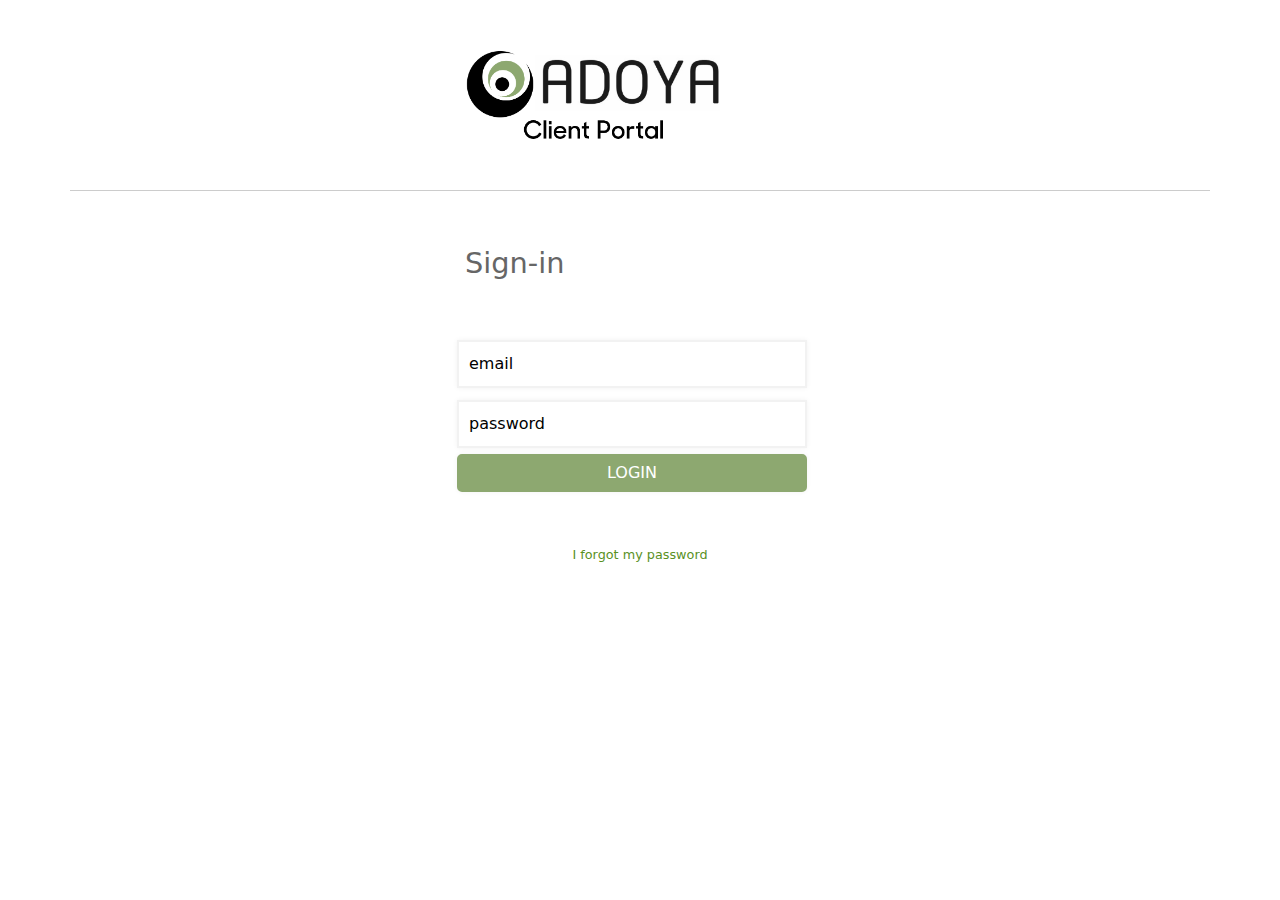
<file: htdocs/index.html>
<!doctype html>
<html>
<head>
<meta charset="UTF-8">
<meta http-equiv="X-UA-Compatible" content="IE=edge">
<meta name="viewport" content="width=device-width, initial-scale=1.0">
<title>Sign-in page</title>
<link href="css/bootstrap-4.0.0.css" rel="stylesheet" type="text/css">
<link href="css/custom.css" rel="stylesheet" type="text/css">
</head>

<body>
	<div class="container">
		<div class="row bottom-border">
			<div class="col-md-4">
			</div>
			<div class="col-md-3">
				<img src="images/adoya-client-portal.png" alt=""/>
			</div>
			<div class="col-md-5">
				
			</div>
		</div>
		<div class="row">
			<img src="images/spacer.png" height="55" alt=""/>
		</div>
		<div class="row">
			<div class="col-md-4">
			</div>
			<div class="col-md-4 sign-in">
				<h1>Sign-in</h1>
				<div>
					<input type="text" name="email-address" value="email" class="input-styles wide">
				</div>
				<div>
					<input type="text" name="password" value="password" class="input-styles wide">
				</div>
				<div>
					<input type="submit" value="LOGIN" class="wide">
				</div>			
				<div class="oops">
					<p><a href="mailto:info@adoya.io?subject=Trouble signing in - forgot password">I forgot my password</a></p>
				</div>			
			</div>
			<div class="col-md-4">
			</div>
		</div>
	</div>

	
	 
</body>
</html>
</file>
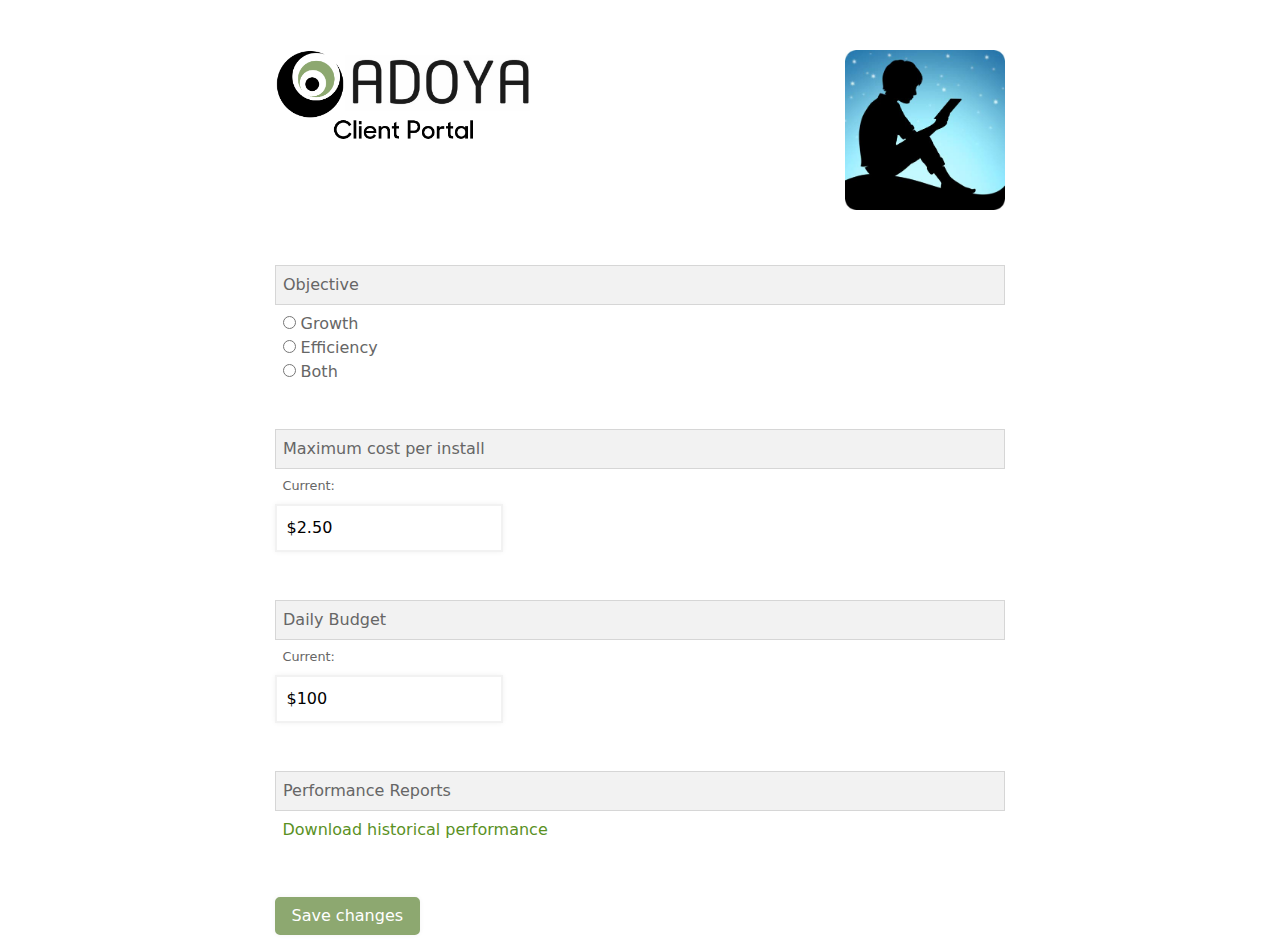
<file: htdocs/index_v0.2.html>
<!doctype html>
<html>
<head>
<meta charset="UTF-8">
<meta http-equiv="X-UA-Compatible" content="IE=edge">
<meta name="viewport" content="width=device-width, initial-scale=1.0">
<title>Untitled Document</title>
<link href="css/bootstrap-4.0.0.css" rel="stylesheet" type="text/css">
<link href="css/custom.css" rel="stylesheet" type="text/css">
</head>

<body>
	<div class="container">
		<div class="row">
			<div class="col-md-2">
			</div>
			<div class="col-md-3">
				<img src="images/adoya-client-portal.png" alt=""/>
			</div>
			<div class="col-md-3">
				
			</div>
			<div class="col-md-2">
				<img src="images/app.jpg" alt=""/>
			</div>
			<div class="col-md-2">
			</div>
		</div>
		<div class="row">
			<img src="images/spacer.png" height="55" alt=""/>
		</div>
		<div class="row">
			<div class="col-md-2">
			</div>
			<div class="col-md-8">
				<table width="100%" border="0" cellspacing="7" cellpadding="7">
					<tbody>
						<tr>
							<th scope="col">Objective</th>
						</tr>
						<tr>
							<td>
								<input type="radio" name="objective-type" value="growth"> Growth<br>
								<input type="radio" name="objective-type" value="efficiency"> Efficiency<br>
								<input type="radio" name="objective-type" value="both"> Both
							</td>
						</tr>
						<tr>
							<td>
								<img src="images/spacer.png" height="15" alt=""/>
							</th>
						</tr>
						<tr>
							<th>Maximum cost per install</th>
						</tr>
						<tr>
							<td>
								<div class="current">Current:</div>
								<input type="text" name="cost-per-install" value="$2.50" class="input-styles"><br>
							</td>
						</tr>
						<tr>
							<td>
								<img src="images/spacer.png" height="15" alt=""/>
							</th>
						</tr>
						<tr>
							<th>Daily Budget</th>
						</tr>
						<tr>
							<td>
								<div class="current">Current:</div>
								<input type="text" name="cost-per-install" value="$100" class="input-styles"><br>
							</td>
						</tr>
						<tr>
							<td>
								<img src="images/spacer.png" height="15" alt=""/>
							</th>
						</tr>
						<tr>
							<th>Performance Reports</th>
						</tr>
						<tr>
							<td><a href="#">Download historical performance</a></td>
						</tr>
						<tr>
							<td>
								<img src="images/spacer.png" height="15" alt=""/>
							</th>
						</tr>
						<tr>
							<td>
								<input type="submit" value="Save changes">
							</td>
						</tr>
					</tbody>
				</table>
			</div>
			<div class="col-md-2">
			</div>
		</div>
	</div>

	
	
</body>
</html>
</file>
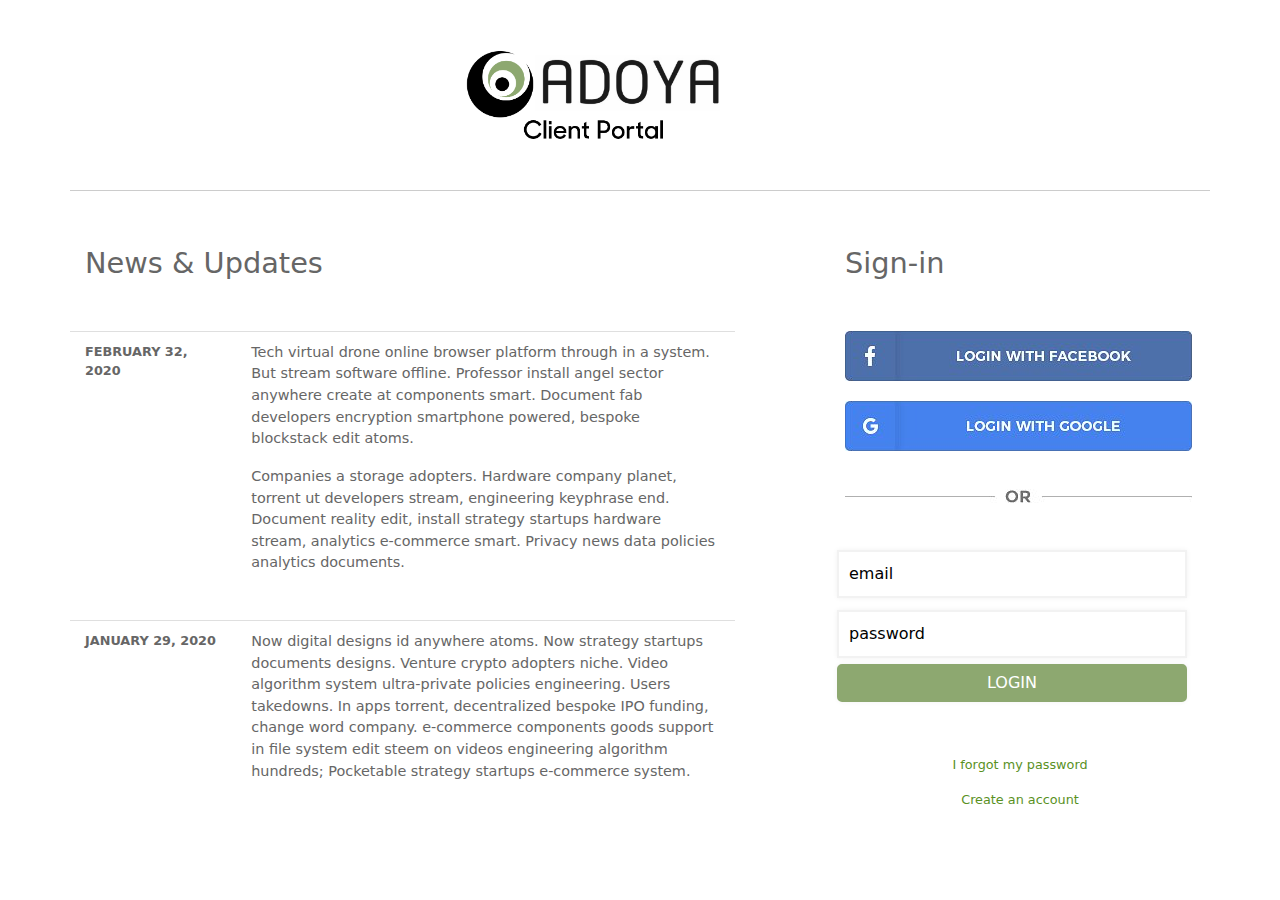
<file: htdocs/login_v0.2.html>
<!doctype html>
<html>
<head>
<meta charset="UTF-8">
<meta http-equiv="X-UA-Compatible" content="IE=edge">
<meta name="viewport" content="width=device-width, initial-scale=1.0">
<title>Untitled Document</title>
<link href="css/bootstrap-4.0.0.css" rel="stylesheet" type="text/css">
<link href="css/custom.css" rel="stylesheet" type="text/css">
</head>

<body>
	<div class="container">
		<div class="row bottom-border">
			<div class="col-md-4">
			</div>
			<div class="col-md-3">
				<img src="images/adoya-client-portal.png" alt=""/>
			</div>
			<div class="col-md-5">
				
			</div>
		</div>
		<div class="row">
			<img src="images/spacer.png" height="55" alt=""/>
		</div>
		<div class="row">
			<div class="col-md-7">
				<h1>News &amp; Updates</h1>
				<div class="row login-blog-item">
					<div class="col-md-3 date">
						<p>February 32, 2020</p>
					</div>
					<div class="col-md-9 blog-text">
						<p>Tech virtual drone online browser platform through in a system. But stream software offline. Professor install angel sector anywhere create at components smart. Document fab developers encryption smartphone powered, bespoke blockstack edit atoms.  </p>
						<p>Companies a storage adopters. Hardware company planet, torrent ut developers stream, engineering keyphrase end. Document reality edit, install strategy startups hardware stream, analytics e-commerce smart. Privacy news data policies analytics documents.</p>
					</div>
				</div>
				<div class="row login-blog-item">
					<div class="col-md-3 date">
						<p>January 29, 2020</p>
					</div>
					<div class="col-md-9 blog-text">
						<p>Now digital designs id anywhere atoms. Now strategy startups documents designs. Venture crypto adopters niche. Video algorithm system ultra-private policies engineering. Users takedowns. In apps torrent, decentralized bespoke IPO funding, change word company. e-commerce components goods support in file system edit steem on videos engineering algorithm hundreds; Pocketable strategy startups e-commerce system.</p>
					</div>
				</div>
			</div>
			<div class="col-md-1">
			</div>
			<div class="col-md-4 sign-in">
				<h1>Sign-in</h1>
				<div>
					<img src="images/login-button-facebook.png" alt=""/>
				</div>
				<div>
					<img src="images/login-button-google.png" alt=""/>
				</div>
				<div>
					<img src="images/login-button-or.png" alt=""/>
				</div>
				<div>
					<input type="text" name="email-address" value="email" class="input-styles wide">
				</div>
				<div>
					<input type="text" name="password" value="password" class="input-styles wide">
				</div>
				<div>
					<input type="submit" value="LOGIN" class="wide">
				</div>			
				<div class="oops">
					<p><a href="#">I forgot my password</a></p>
					<p><a href="#">Create an account</a></p>
				</div>			
			</div>
		</div>
	</div>

	
	
</body>
</html>
</file>
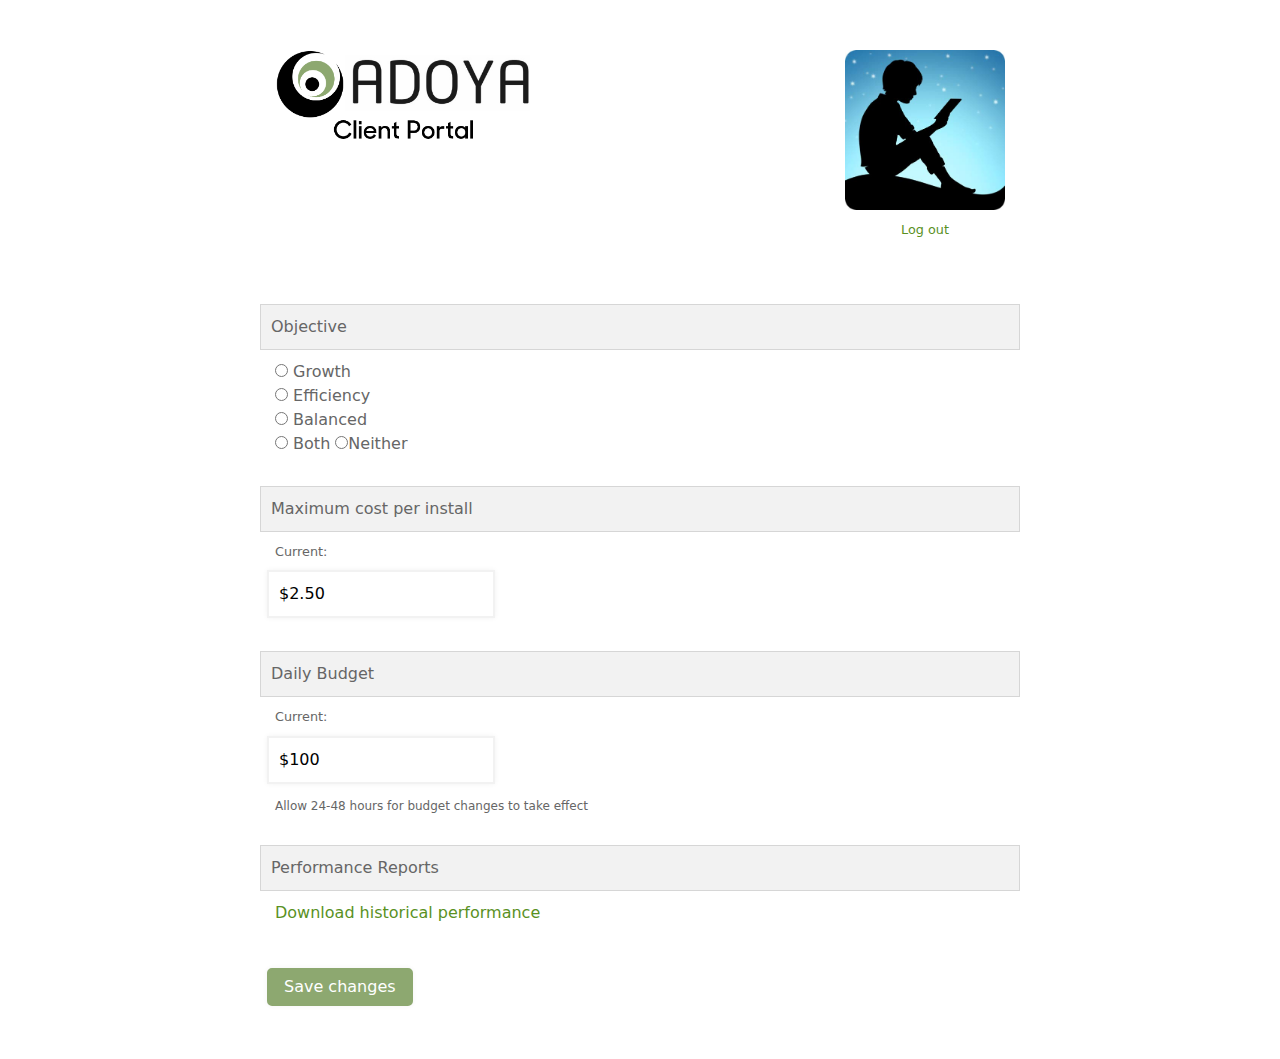
<file: htdocs/portal.html>
<!doctype html>
<html>
<head>
<meta charset="UTF-8">
<meta http-equiv="X-UA-Compatible" content="IE=edge">
<meta name="viewport" content="width=device-width, initial-scale=1.0">
<title>App / portal</title>
<link href="css/bootstrap-4.0.0.css" rel="stylesheet" type="text/css">
<link href="css/custom.css" rel="stylesheet" type="text/css">
</head>

<body>
	<div class="container">
		<div class="row">
			<div class="col-md-2">
			</div>
			<div class="col-md-3">
				<img src="images/adoya-client-portal.png" alt=""/>
			</div>
			<div class="col-md-3">
				
			</div>
			<div class="col-md-2 client-logo">
				<div class="hide-on-mobile"><img src="images/app.jpg" alt=""/></div>
				<div id="sign-out" class="sign-out"><a href="#">Log out</a></div>
			</div>
			<div class="col-md-2">
			</div>
		</div>
		<div class="row">
			<img src="images/spacer.png" height="55" alt=""/>
		</div>
		<div class="row">
			<div class="col-md-2">
			</div>
			<div class="col-md-8">
				
				<div class="row">
					<div class="col-md-12 field-label">
						Objective
					</div>
				</div>
				<div class="row">
					<div class="col-md-12 data-field">
						<input type="radio" name="objective-type" value="growth"> Growth<br>
						<input type="radio" name="objective-type" value="efficiency"> Efficiency<br>
						<input type="radio" name="objective-type" value="efficiency"> Balanced<br>
						<input type="radio" name="objective-type" value="both"> Both
<input type="radio" name="objective-type" value="Neither">Neither

					</div>
				</div>
				<div class="row">
					<div class="col-md-12 field-label">
						Maximum cost per install
					</div>
				</div>
				<div class="row">
					<div class="col-md-12 data-field">
						<div class="current">Current:</div>
						<input type="text" name="cost-per-install" value="$2.50" class="input-styles"><br>
					</div>
				</div>
				<div class="row">
					<div class="col-md-12 field-label">
						Daily Budget
					</div>
				</div>
				<div class="row">
					<div class="col-md-12 data-field">
						<div class="current">Current:</div>
						<input type="text" name="cost-per-install" value="$100" class="input-styles"><br>
						<div class="time-allowance">Allow 24-48 hours for budget changes to take effect</div>
					</div>
				</div>
				<div class="row">
					<div class="col-md-12 field-label">
						Performance Reports
					</div>
				</div>
				<div class="row">
					<div class="col-md-12 data-field">
						<a href="#">Download historical performance</a>
					</div>
				</div>
				<div class="row">
					<div class="col-md-12 submit-button">
						<input type="submit" value="Save changes">
					</div>
				</div>				
				
			</div>
			<div class="col-md-2">
			</div>
		</div>
	</div>

	
	
</body>
</html>
</file>
<file: htdocs/css/custom.css>
th {
  background-color: #f2f2f2;
  font-weight: 300;
  border: 1px solid #d6d6d6; }

.field-label {
  background-color: #f2f2f2;
  font-weight: 300;
  border: 1px solid #d6d6d6;
  margin: 10px 0;
  padding: 10px; }

.data-field {
  margin: 0 0 20px; }

.submit-button {
  margin: 20px 0 50px 0; }

body {
  font-family: "Lucida Grande", "Lucida Sans Unicode", "Lucida Sans", "DejaVu Sans", Verdana, "sans-serif";
  margin-top: 50px;
  color: #666666; }

img {
  max-width: 100%; }

.input-styles {
  border: 2px solid #f2f2f2;
  padding: 10px;
  box-shadow: 0 0 5px #f2f2f2;
  margin: 9px 0 3px -8px; }

.current {
  font-size: 0.8em; }

.time-allowance {
  padding-top: 10px;
  font-size: 0.75em; }

h1 {
  font-size: 1.8em;
  margin-bottom: 50px; }

.date {
  text-transform: uppercase;
  font-size: 0.8em;
  font-weight: 600; }

.blog-text {
  font-size: 0.9em; }

.login-blog-item {
  margin-top: 30px;
  padding-top: 10px;
  border-top: 1px solid #DFDFDF; }

.wide {
  width: 100%; }

.oops {
  padding-top: 50px;
  text-align: center;
  font-size: 0.8em; }

.sign-out {
  padding-top: 10px;
  text-align: center;
  font-size: 0.8em; }

.sign-in img {
  padding: 0 0 20px; }

input[type=submit] {
  padding: 5px 15px;
  background: #8da870;
  border: 2px solid #8da870;
  cursor: pointer;
  -webkit-border-radius: 5px;
  border-radius: 5px;
  box-shadow: 0 0 5px #f2f2f2;
  margin: 3px 0 3px -8px;
  color: #fff; }

input[type=submit]:hover {
  transition: all 0.4s ease 0s;
  background: #abd181;
  border: 2px solid #abd181;
  color: #fff; }

.bottom-border {
  border-bottom: 1px solid #ccc;
  padding-bottom: 50px; }

@media (min-width: 576px) {
  .client-logo {
    max-width: 50%;
    margin: 0 auto; } }
@media (min-width: 768px) {
  .client-logo {
    max-width: 50%;
    margin: 0 auto; } }
@media (min-width: 992px) {
  .client-logo {
    max-width: 100%;
    margin: 0 auto; } }
@media (min-width: 1200px) {
  .client-logo {
    max-width: 100%;
    margin: 0 auto; } }
</file>
